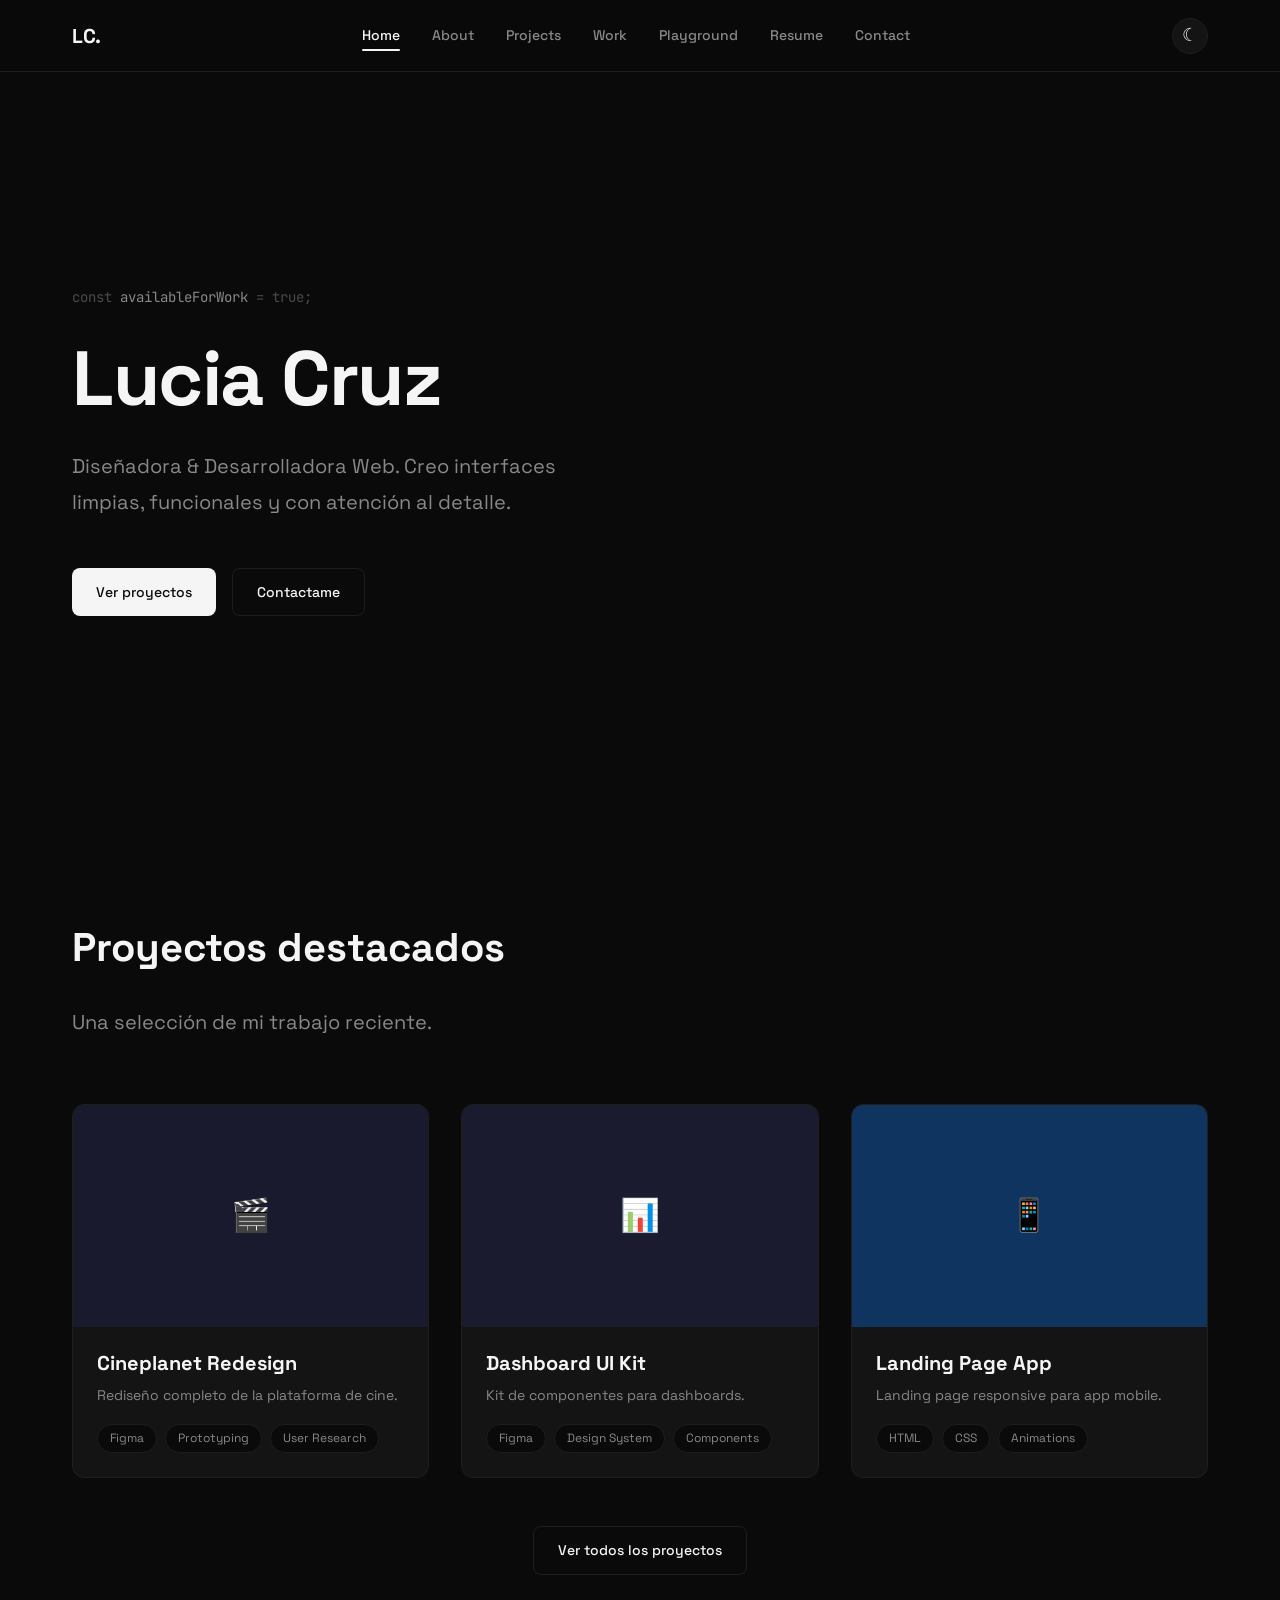
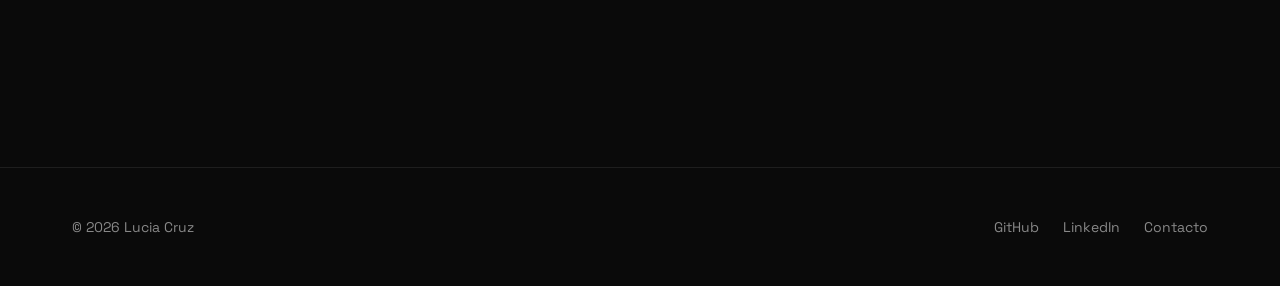
<file: index.html>
<!DOCTYPE html>
<html lang="es">
<head>
  <meta charset="UTF-8">
  <meta name="viewport" content="width=device-width, initial-scale=1.0">
  <meta name="description" content="Portfolio de Lucia Cruz — Diseñadora & Desarrolladora Web">
  <meta property="og:title" content="Lucia Cruz — Portfolio">
  <meta property="og:description" content="Diseñadora & Desarrolladora Web">
  <meta property="og:type" content="website">
  <title>Lucia Cruz — Portfolio</title>
  <script>
    (function() {
      var t = localStorage.getItem('theme');
      if (t === 'light') document.documentElement.setAttribute('data-theme', 'light');
    })();
  </script>
  <link rel="stylesheet" href="css/reset.css">
  <link rel="stylesheet" href="css/variables.css">
  <link rel="stylesheet" href="css/base.css">
  <link rel="stylesheet" href="css/layout.css">
  <link rel="stylesheet" href="css/components.css">
  <link rel="stylesheet" href="css/pages.css">
</head>
<body>

  <nav class="navbar" aria-label="Navegación principal">
    <div class="container">
      <div class="navbar-inner">
        <a href="index.html" class="nav-logo">LC.</a>
        <div class="nav-links">
          <a href="index.html" class="active">Home</a>
          <a href="about.html">About</a>
          <a href="projects.html">Projects</a>
          <a href="work.html">Work</a>
          <a href="playground.html">Playground</a>
          <a href="resume.html">Resume</a>
          <a href="contact.html">Contact</a>
        </div>
        <div class="nav-right">
          <button class="theme-toggle" aria-label="Cambiar tema">☾</button>
          <button class="hamburger" aria-label="Abrir menú" aria-expanded="false">
            <span></span>
            <span></span>
            <span></span>
          </button>
        </div>
      </div>
    </div>
  </nav>

  <div class="mobile-menu" aria-hidden="true">
    <a href="index.html">Home</a>
    <a href="about.html">About</a>
    <a href="projects.html">Projects</a>
    <a href="work.html">Work</a>
    <a href="playground.html">Playground</a>
    <a href="resume.html">Resume</a>
    <a href="contact.html">Contact</a>
    <div class="mobile-menu-bottom">
      <span>Tema:</span>
      <button class="theme-toggle" aria-label="Cambiar tema">☾</button>
    </div>
  </div>

  <section class="hero">
    <div class="container">
      <div class="hero-content">
        <span class="hero-label">availableForWork</span>
        <h1>Lucia Cruz</h1>
        <p>Diseñadora &amp; Desarrolladora Web. Creo interfaces limpias, funcionales y con atención al detalle.</p>
        <div class="hero-buttons">
          <a href="projects.html" class="btn btn-primary">Ver proyectos</a>
          <a href="contact.html" class="btn btn-outline">Contactame</a>
        </div>
      </div>
    </div>
  </section>

  <section class="page-section">
    <div class="container">
      <h2 class="section-title fade-in">Proyectos destacados</h2>
      <p class="section-subtitle fade-in">Una selección de mi trabajo reciente.</p>
      <div class="grid grid-3" id="featured-projects"></div>
      <div class="text-center" style="margin-top: var(--spacing-2xl);">
        <a href="projects.html" class="btn btn-outline fade-in">Ver todos los proyectos</a>
      </div>
    </div>
  </section>

  <footer class="footer">
    <div class="container">
      <div class="footer-inner">
        <span class="footer-text">&copy; 2026 Lucia Cruz</span>
        <div class="footer-links">
          <a href="https://github.com/viernesenvenus" target="_blank" rel="noopener">GitHub</a>
          <a href="https://linkedin.com" target="_blank" rel="noopener">LinkedIn</a>
          <a href="contact.html">Contacto</a>
        </div>
      </div>
    </div>
  </footer>

  <script src="js/main.js"></script>
  <script src="js/projects.js"></script>
</body>
</html>
</file>
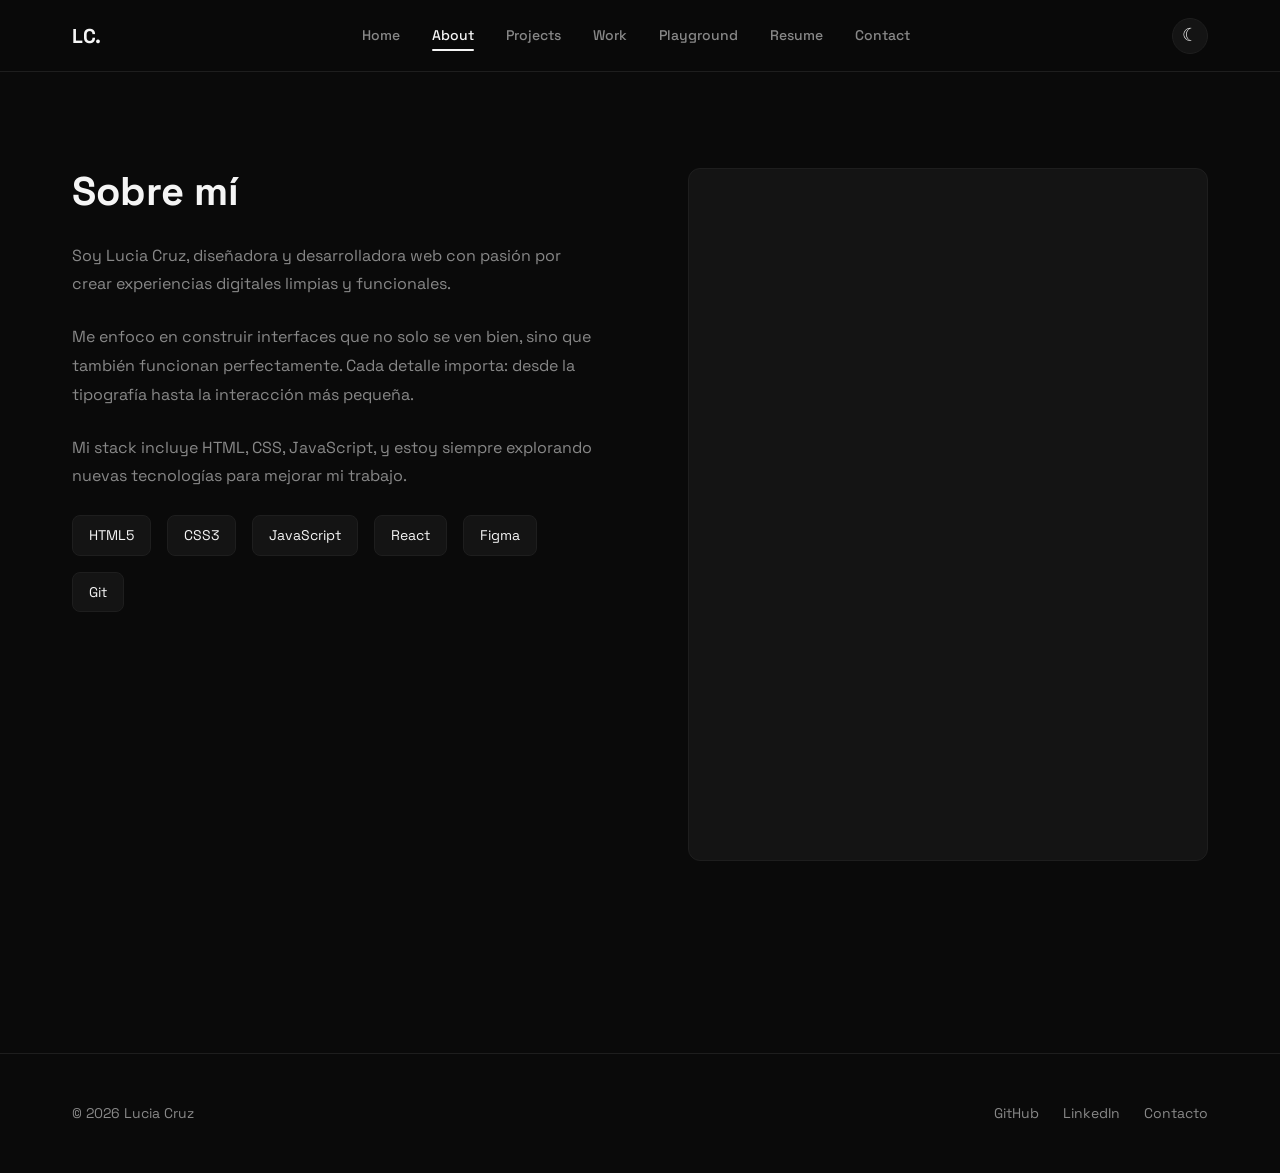
<file: about.html>
<!DOCTYPE html>
<html lang="es">
<head>
  <meta charset="UTF-8">
  <meta name="viewport" content="width=device-width, initial-scale=1.0">
  <meta name="description" content="Sobre mí — Lucia Cruz">
  <title>About — Lucia Cruz</title>
  <script>
    (function() {
      var t = localStorage.getItem('theme');
      if (t === 'light') document.documentElement.setAttribute('data-theme', 'light');
    })();
  </script>
  <link rel="stylesheet" href="css/reset.css">
  <link rel="stylesheet" href="css/variables.css">
  <link rel="stylesheet" href="css/base.css">
  <link rel="stylesheet" href="css/layout.css">
  <link rel="stylesheet" href="css/components.css">
  <link rel="stylesheet" href="css/pages.css">
</head>
<body>

  <nav class="navbar" aria-label="Navegación principal">
    <div class="container">
      <div class="navbar-inner">
        <a href="index.html" class="nav-logo">LC.</a>
        <div class="nav-links">
          <a href="index.html">Home</a>
          <a href="about.html" class="active">About</a>
          <a href="projects.html">Projects</a>
          <a href="work.html">Work</a>
          <a href="playground.html">Playground</a>
          <a href="resume.html">Resume</a>
          <a href="contact.html">Contact</a>
        </div>
        <div class="nav-right">
          <button class="theme-toggle" aria-label="Cambiar tema">☾</button>
          <button class="hamburger" aria-label="Abrir menú" aria-expanded="false">
            <span></span>
            <span></span>
            <span></span>
          </button>
        </div>
      </div>
    </div>
  </nav>

  <div class="mobile-menu" aria-hidden="true">
    <a href="index.html">Home</a>
    <a href="about.html">About</a>
    <a href="projects.html">Projects</a>
    <a href="work.html">Work</a>
    <a href="playground.html">Playground</a>
    <a href="resume.html">Resume</a>
    <a href="contact.html">Contact</a>
    <div class="mobile-menu-bottom">
      <span>Tema:</span>
      <button class="theme-toggle" aria-label="Cambiar tema">☾</button>
    </div>
  </div>

  <section class="page-section" style="padding-top: calc(var(--nav-height) + var(--spacing-4xl));">
    <div class="container">
      <div class="about-content">
        <div class="about-text fade-in">
          <h2>Sobre mí</h2>
          <br>
          <p>Soy Lucia Cruz, diseñadora y desarrolladora web con pasión por crear experiencias digitales limpias y funcionales.</p>
          <p>Me enfoco en construir interfaces que no solo se ven bien, sino que también funcionan perfectamente. Cada detalle importa: desde la tipografía hasta la interacción más pequeña.</p>
          <p>Mi stack incluye HTML, CSS, JavaScript, y estoy siempre explorando nuevas tecnologías para mejorar mi trabajo.</p>
          <div class="stack-list">
            <div class="stack-item">HTML5</div>
            <div class="stack-item">CSS3</div>
            <div class="stack-item">JavaScript</div>
            <div class="stack-item">React</div>
            <div class="stack-item">Figma</div>
            <div class="stack-item">Git</div>
          </div>
        </div>
        <div class="fade-in" style="transition-delay: 0.2s;">
          <div class="about-image" role="img" aria-label="Foto de Lucia Cruz"></div>
        </div>
      </div>
    </div>
  </section>

  <footer class="footer">
    <div class="container">
      <div class="footer-inner">
        <span class="footer-text">&copy; 2026 Lucia Cruz</span>
        <div class="footer-links">
          <a href="https://github.com/viernesenvenus" target="_blank" rel="noopener">GitHub</a>
          <a href="https://linkedin.com" target="_blank" rel="noopener">LinkedIn</a>
          <a href="contact.html">Contacto</a>
        </div>
      </div>
    </div>
  </footer>

  <script src="js/main.js"></script>
</body>
</html>
</file>
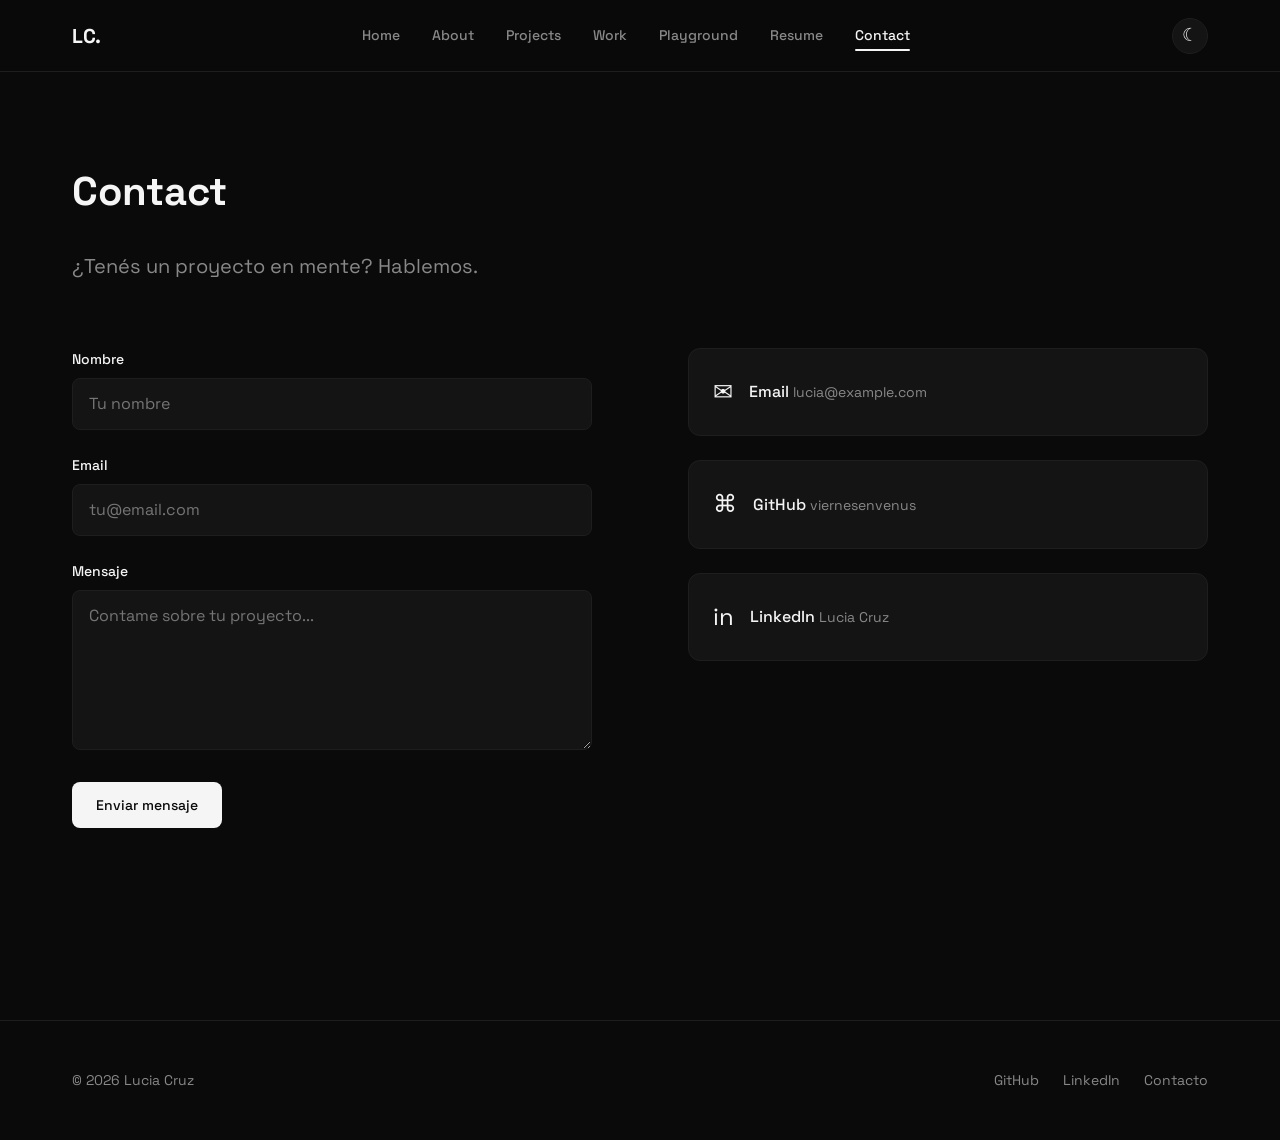
<file: contact.html>
<!DOCTYPE html>
<html lang="es">
<head>
  <meta charset="UTF-8">
  <meta name="viewport" content="width=device-width, initial-scale=1.0">
  <meta name="description" content="Contacto — Lucia Cruz">
  <title>Contact — Lucia Cruz</title>
  <script>
    (function() {
      var t = localStorage.getItem('theme');
      if (t === 'light') document.documentElement.setAttribute('data-theme', 'light');
    })();
  </script>
  <link rel="stylesheet" href="css/reset.css">
  <link rel="stylesheet" href="css/variables.css">
  <link rel="stylesheet" href="css/base.css">
  <link rel="stylesheet" href="css/layout.css">
  <link rel="stylesheet" href="css/components.css">
  <link rel="stylesheet" href="css/pages.css">
</head>
<body>

  <nav class="navbar" aria-label="Navegación principal">
    <div class="container">
      <div class="navbar-inner">
        <a href="index.html" class="nav-logo">LC.</a>
        <div class="nav-links">
          <a href="index.html">Home</a>
          <a href="about.html">About</a>
          <a href="projects.html">Projects</a>
          <a href="work.html">Work</a>
          <a href="playground.html">Playground</a>
          <a href="resume.html">Resume</a>
          <a href="contact.html" class="active">Contact</a>
        </div>
        <div class="nav-right">
          <button class="theme-toggle" aria-label="Cambiar tema">☾</button>
          <button class="hamburger" aria-label="Abrir menú" aria-expanded="false">
            <span></span>
            <span></span>
            <span></span>
          </button>
        </div>
      </div>
    </div>
  </nav>

  <div class="mobile-menu" aria-hidden="true">
    <a href="index.html">Home</a>
    <a href="about.html">About</a>
    <a href="projects.html">Projects</a>
    <a href="work.html">Work</a>
    <a href="playground.html">Playground</a>
    <a href="resume.html">Resume</a>
    <a href="contact.html">Contact</a>
    <div class="mobile-menu-bottom">
      <span>Tema:</span>
      <button class="theme-toggle" aria-label="Cambiar tema">☾</button>
    </div>
  </div>

  <section class="page-section" style="padding-top: calc(var(--nav-height) + var(--spacing-4xl));">
    <div class="container">
      <h1 class="section-title fade-in">Contact</h1>
      <p class="section-subtitle fade-in">¿Tenés un proyecto en mente? Hablemos.</p>

      <div class="contact-layout">
        <form id="contact-form" class="fade-in" novalidate>
          <div class="form-group">
            <label for="name" class="form-label">Nombre</label>
            <input type="text" id="name" name="name" class="form-input" placeholder="Tu nombre" required>
            <span class="form-error" id="name-error">Por favor ingresá tu nombre.</span>
          </div>
          <div class="form-group">
            <label for="email" class="form-label">Email</label>
            <input type="email" id="email" name="email" class="form-input" placeholder="tu@email.com" required>
            <span class="form-error" id="email-error">Por favor ingresá un email válido.</span>
          </div>
          <div class="form-group">
            <label for="message" class="form-label">Mensaje</label>
            <textarea id="message" name="message" class="form-textarea" placeholder="Contame sobre tu proyecto..." required></textarea>
            <span class="form-error" id="message-error">Por favor escribí un mensaje.</span>
          </div>
          <button type="submit" class="btn btn-primary">Enviar mensaje</button>
        </form>

        <div class="contact-links fade-in" style="transition-delay: 0.2s;">
          <a href="mailto:lucia@example.com" class="contact-link">
            <span class="contact-link-icon">✉</span>
            <div>
              <span class="contact-link-label">Email</span>
              <span class="contact-link-text">lucia@example.com</span>
            </div>
          </a>
          <a href="https://github.com/viernesenvenus" target="_blank" rel="noopener" class="contact-link">
            <span class="contact-link-icon">⌘</span>
            <div>
              <span class="contact-link-label">GitHub</span>
              <span class="contact-link-text">viernesenvenus</span>
            </div>
          </a>
          <a href="https://linkedin.com" target="_blank" rel="noopener" class="contact-link">
            <span class="contact-link-icon">in</span>
            <div>
              <span class="contact-link-label">LinkedIn</span>
              <span class="contact-link-text">Lucia Cruz</span>
            </div>
          </a>
        </div>
      </div>
    </div>
  </section>

  <footer class="footer">
    <div class="container">
      <div class="footer-inner">
        <span class="footer-text">&copy; 2026 Lucia Cruz</span>
        <div class="footer-links">
          <a href="https://github.com/viernesenvenus" target="_blank" rel="noopener">GitHub</a>
          <a href="https://linkedin.com" target="_blank" rel="noopener">LinkedIn</a>
          <a href="contact.html">Contacto</a>
        </div>
      </div>
    </div>
  </footer>

  <script src="js/main.js"></script>
  <script src="js/contact.js"></script>
</body>
</html>
</file>
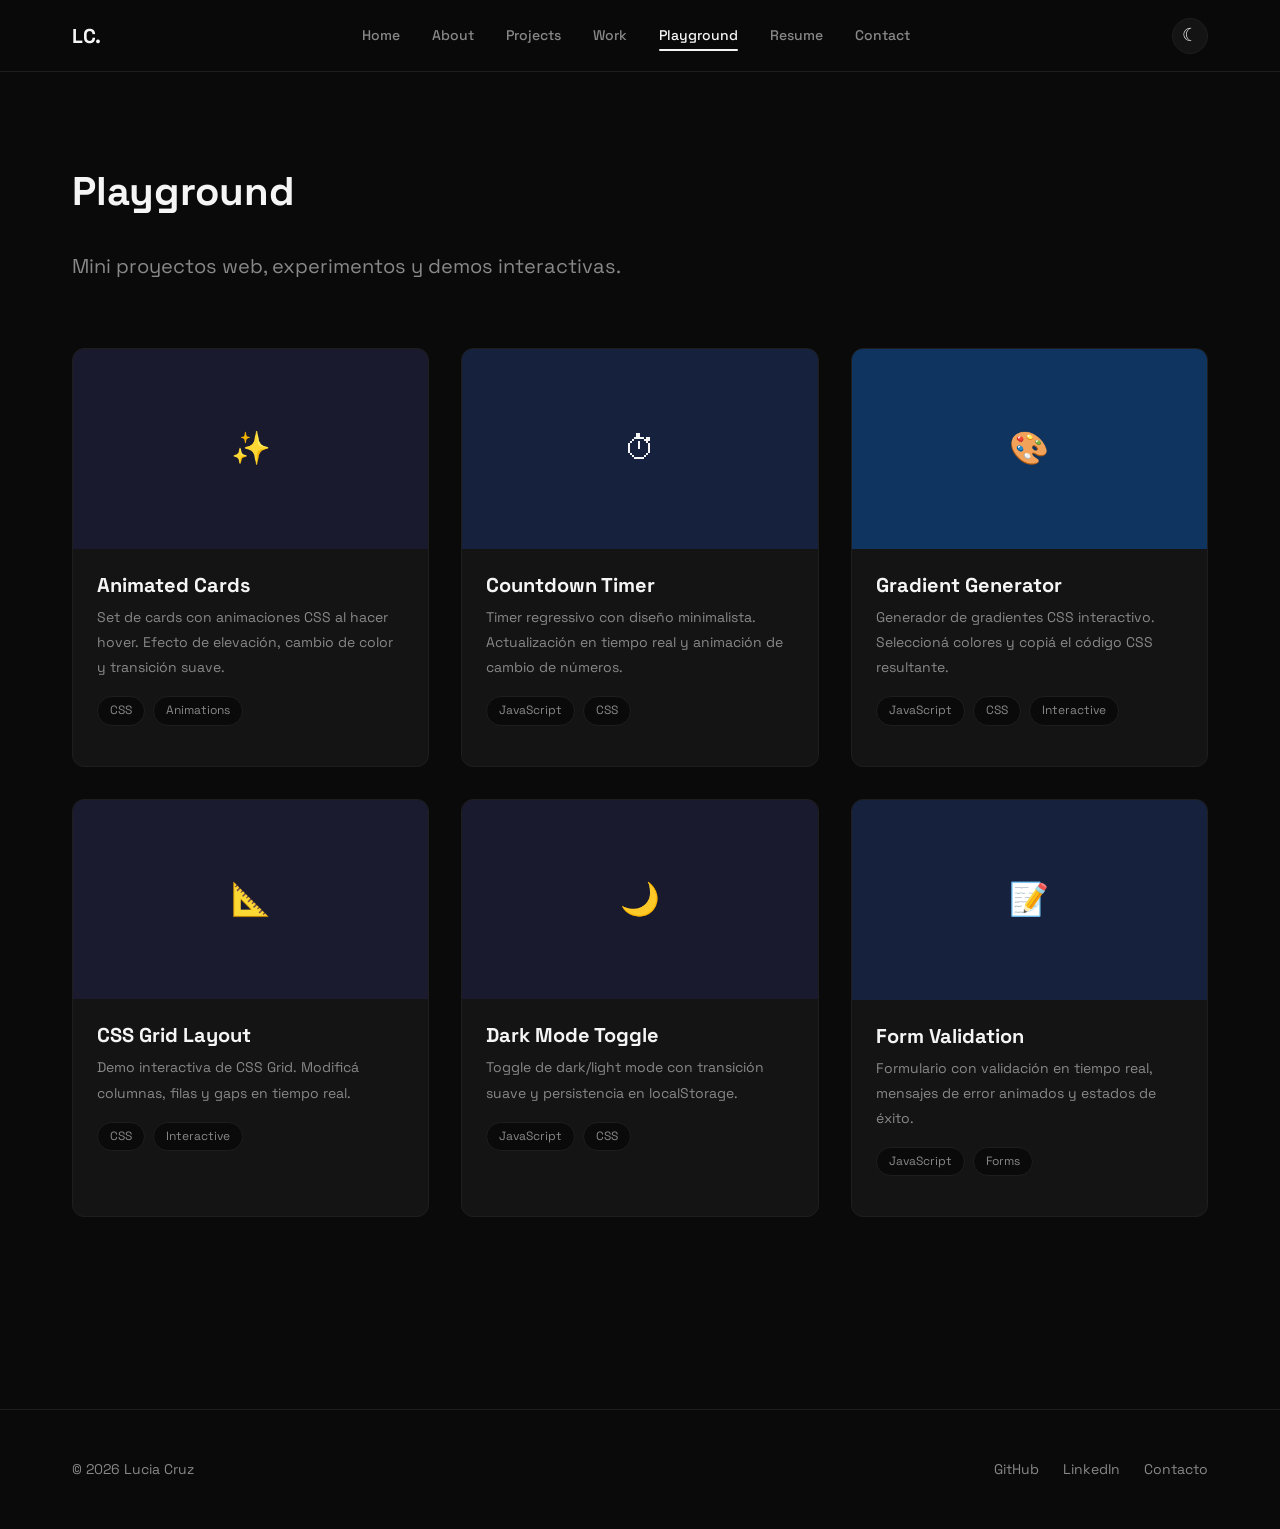
<file: playground.html>
<!DOCTYPE html>
<html lang="es">
<head>
  <meta charset="UTF-8">
  <meta name="viewport" content="width=device-width, initial-scale=1.0">
  <meta name="description" content="Playground — Mini proyectos web de Lucia Cruz">
  <title>Playground — Lucia Cruz</title>
  <script>
    (function() {
      var t = localStorage.getItem('theme');
      if (t === 'light') document.documentElement.setAttribute('data-theme', 'light');
    })();
  </script>
  <link rel="stylesheet" href="css/reset.css">
  <link rel="stylesheet" href="css/variables.css">
  <link rel="stylesheet" href="css/base.css">
  <link rel="stylesheet" href="css/layout.css">
  <link rel="stylesheet" href="css/components.css">
  <link rel="stylesheet" href="css/pages.css">
</head>
<body>

  <nav class="navbar" aria-label="Navegación principal">
    <div class="container">
      <div class="navbar-inner">
        <a href="index.html" class="nav-logo">LC.</a>
        <div class="nav-links">
          <a href="index.html">Home</a>
          <a href="about.html">About</a>
          <a href="projects.html">Projects</a>
          <a href="work.html">Work</a>
          <a href="playground.html" class="active">Playground</a>
          <a href="resume.html">Resume</a>
          <a href="contact.html">Contact</a>
        </div>
        <div class="nav-right">
          <button class="theme-toggle" aria-label="Cambiar tema">☾</button>
          <button class="hamburger" aria-label="Abrir menú" aria-expanded="false">
            <span></span>
            <span></span>
            <span></span>
          </button>
        </div>
      </div>
    </div>
  </nav>

  <div class="mobile-menu" aria-hidden="true">
    <a href="index.html">Home</a>
    <a href="about.html">About</a>
    <a href="projects.html">Projects</a>
    <a href="work.html">Work</a>
    <a href="playground.html">Playground</a>
    <a href="resume.html">Resume</a>
    <a href="contact.html">Contact</a>
    <div class="mobile-menu-bottom">
      <span>Tema:</span>
      <button class="theme-toggle" aria-label="Cambiar tema">☾</button>
    </div>
  </div>

  <section class="page-section" style="padding-top: calc(var(--nav-height) + var(--spacing-4xl));">
    <div class="container">
      <h1 class="section-title fade-in">Playground</h1>
      <p class="section-subtitle fade-in">Mini proyectos web, experimentos y demos interactivas.</p>
      <div class="grid grid-3" id="playground-grid"></div>
    </div>
  </section>

  <footer class="footer">
    <div class="container">
      <div class="footer-inner">
        <span class="footer-text">&copy; 2026 Lucia Cruz</span>
        <div class="footer-links">
          <a href="https://github.com/viernesenvenus" target="_blank" rel="noopener">GitHub</a>
          <a href="https://linkedin.com" target="_blank" rel="noopener">LinkedIn</a>
          <a href="contact.html">Contacto</a>
        </div>
      </div>
    </div>
  </footer>

  <script src="js/main.js"></script>
  <script src="js/playground.js"></script>
</body>
</html>
</file>
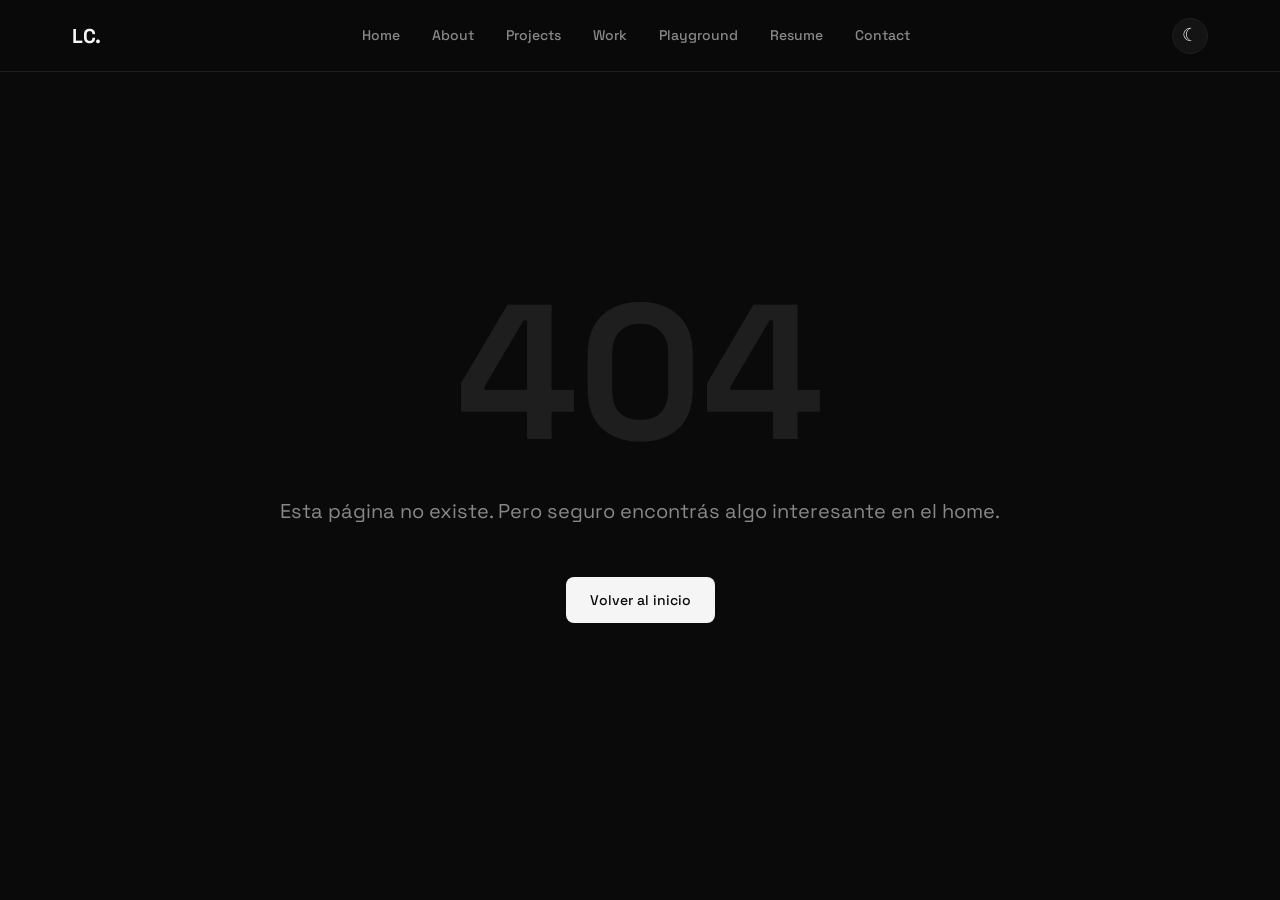
<file: project-detail.html>
<!DOCTYPE html>
<html lang="es">
<head>
  <meta charset="UTF-8">
  <meta name="viewport" content="width=device-width, initial-scale=1.0">
  <meta name="description" content="Detalle del proyecto — Lucia Cruz">
  <title>Project — Lucia Cruz</title>
  <script>
    (function() {
      var t = localStorage.getItem('theme');
      if (t === 'light') document.documentElement.setAttribute('data-theme', 'light');
    })();
  </script>
  <link rel="stylesheet" href="css/reset.css">
  <link rel="stylesheet" href="css/variables.css">
  <link rel="stylesheet" href="css/base.css">
  <link rel="stylesheet" href="css/layout.css">
  <link rel="stylesheet" href="css/components.css">
  <link rel="stylesheet" href="css/pages.css">
</head>
<body>

  <nav class="navbar" aria-label="Navegación principal">
    <div class="container">
      <div class="navbar-inner">
        <a href="index.html" class="nav-logo">LC.</a>
        <div class="nav-links">
          <a href="index.html">Home</a>
          <a href="about.html">About</a>
          <a href="projects.html" class="active">Projects</a>
          <a href="work.html">Work</a>
          <a href="playground.html">Playground</a>
          <a href="resume.html">Resume</a>
          <a href="contact.html">Contact</a>
        </div>
        <div class="nav-right">
          <button class="theme-toggle" aria-label="Cambiar tema">☾</button>
          <button class="hamburger" aria-label="Abrir menú" aria-expanded="false">
            <span></span>
            <span></span>
            <span></span>
          </button>
        </div>
      </div>
    </div>
  </nav>

  <div class="mobile-menu" aria-hidden="true">
    <a href="index.html">Home</a>
    <a href="about.html">About</a>
    <a href="projects.html">Projects</a>
    <a href="work.html">Work</a>
    <a href="playground.html">Playground</a>
    <a href="resume.html">Resume</a>
    <a href="contact.html">Contact</a>
    <div class="mobile-menu-bottom">
      <span>Tema:</span>
      <button class="theme-toggle" aria-label="Cambiar tema">☾</button>
    </div>
  </div>

  <section class="project-hero page-section">
    <div class="container">
      <a href="projects.html" class="btn btn-outline btn-sm" style="margin-bottom: var(--spacing-2xl);">← Volver a proyectos</a>
      <div id="project-detail">
        <h1 class="fade-in" id="project-title"></h1>
        <div class="project-meta fade-in" id="project-meta"></div>
        <p class="section-subtitle fade-in" id="project-description"></p>
        <div class="project-links fade-in" id="project-links"></div>
        <div class="project-gallery fade-in" id="project-gallery"></div>
      </div>
    </div>
  </section>

  <footer class="footer">
    <div class="container">
      <div class="footer-inner">
        <span class="footer-text">&copy; 2026 Lucia Cruz</span>
        <div class="footer-links">
          <a href="https://github.com/viernesenvenus" target="_blank" rel="noopener">GitHub</a>
          <a href="https://linkedin.com" target="_blank" rel="noopener">LinkedIn</a>
          <a href="contact.html">Contacto</a>
        </div>
      </div>
    </div>
  </footer>

  <script src="js/main.js"></script>
  <script src="js/projects.js"></script>
</body>
</html>
</file>
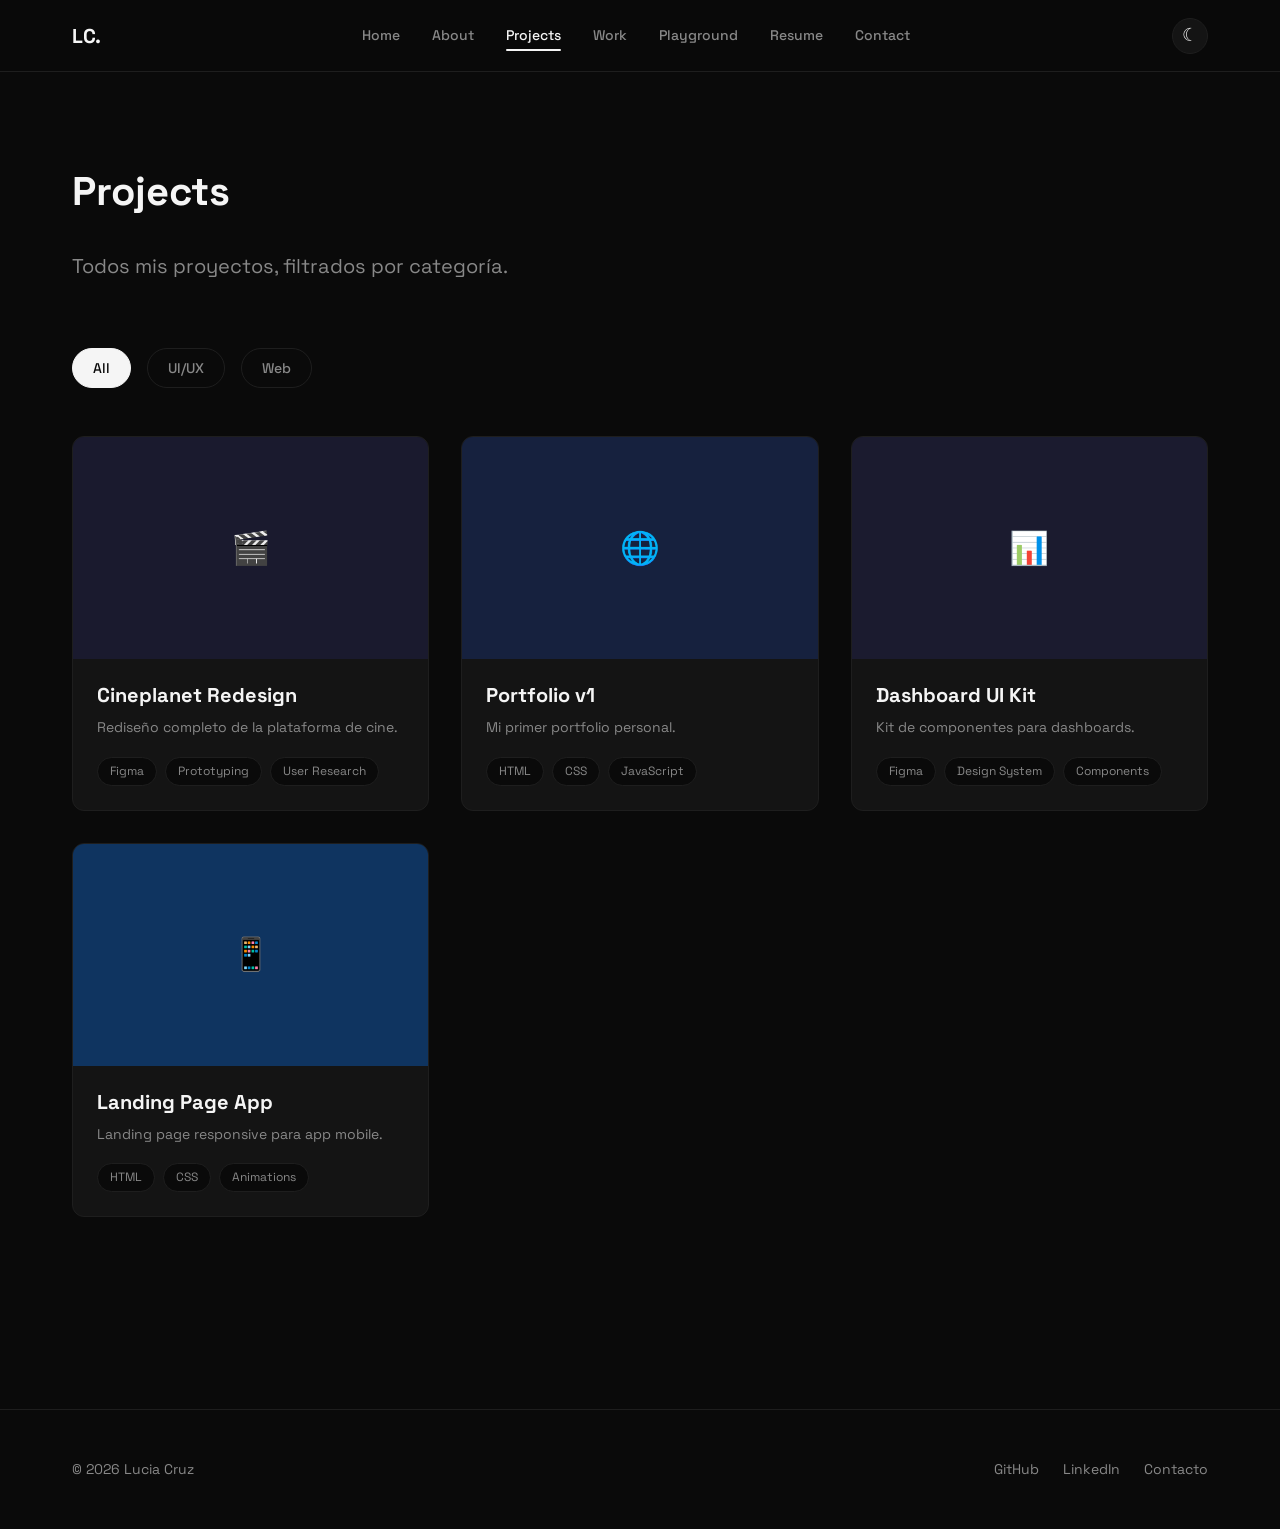
<file: projects.html>
<!DOCTYPE html>
<html lang="es">
<head>
  <meta charset="UTF-8">
  <meta name="viewport" content="width=device-width, initial-scale=1.0">
  <meta name="description" content="Proyectos — Lucia Cruz">
  <title>Projects — Lucia Cruz</title>
  <script>
    (function() {
      var t = localStorage.getItem('theme');
      if (t === 'light') document.documentElement.setAttribute('data-theme', 'light');
    })();
  </script>
  <link rel="stylesheet" href="css/reset.css">
  <link rel="stylesheet" href="css/variables.css">
  <link rel="stylesheet" href="css/base.css">
  <link rel="stylesheet" href="css/layout.css">
  <link rel="stylesheet" href="css/components.css">
  <link rel="stylesheet" href="css/pages.css">
</head>
<body>

  <nav class="navbar" aria-label="Navegación principal">
    <div class="container">
      <div class="navbar-inner">
        <a href="index.html" class="nav-logo">LC.</a>
        <div class="nav-links">
          <a href="index.html">Home</a>
          <a href="about.html">About</a>
          <a href="projects.html" class="active">Projects</a>
          <a href="work.html">Work</a>
          <a href="playground.html">Playground</a>
          <a href="resume.html">Resume</a>
          <a href="contact.html">Contact</a>
        </div>
        <div class="nav-right">
          <button class="theme-toggle" aria-label="Cambiar tema">☾</button>
          <button class="hamburger" aria-label="Abrir menú" aria-expanded="false">
            <span></span>
            <span></span>
            <span></span>
          </button>
        </div>
      </div>
    </div>
  </nav>

  <div class="mobile-menu" aria-hidden="true">
    <a href="index.html">Home</a>
    <a href="about.html">About</a>
    <a href="projects.html">Projects</a>
    <a href="work.html">Work</a>
    <a href="playground.html">Playground</a>
    <a href="resume.html">Resume</a>
    <a href="contact.html">Contact</a>
    <div class="mobile-menu-bottom">
      <span>Tema:</span>
      <button class="theme-toggle" aria-label="Cambiar tema">☾</button>
    </div>
  </div>

  <section class="page-section" style="padding-top: calc(var(--nav-height) + var(--spacing-4xl));">
    <div class="container">
      <h1 class="section-title fade-in">Projects</h1>
      <p class="section-subtitle fade-in">Todos mis proyectos, filtrados por categoría.</p>
      <div class="filter-bar fade-in" id="filter-bar"></div>
      <div class="grid grid-3" id="projects-grid"></div>
    </div>
  </section>

  <footer class="footer">
    <div class="container">
      <div class="footer-inner">
        <span class="footer-text">&copy; 2026 Lucia Cruz</span>
        <div class="footer-links">
          <a href="https://github.com/viernesenvenus" target="_blank" rel="noopener">GitHub</a>
          <a href="https://linkedin.com" target="_blank" rel="noopener">LinkedIn</a>
          <a href="contact.html">Contacto</a>
        </div>
      </div>
    </div>
  </footer>

  <script src="js/main.js"></script>
  <script src="js/projects.js"></script>
</body>
</html>
</file>
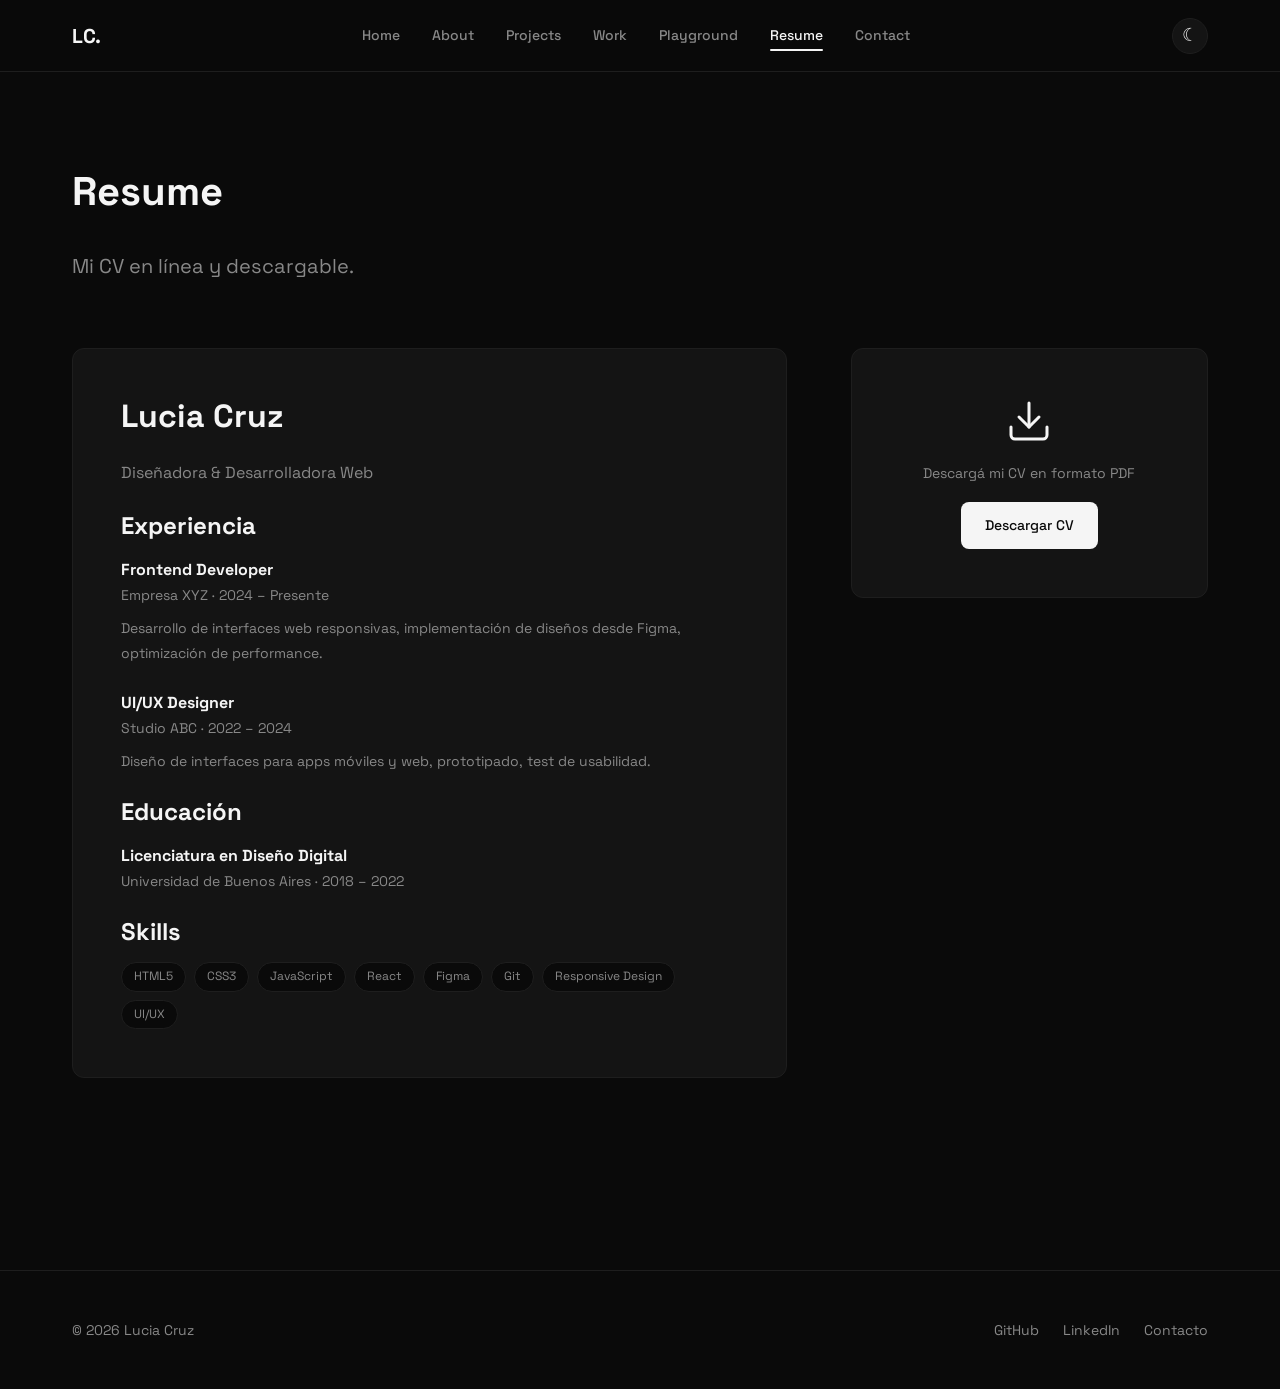
<file: resume.html>
<!DOCTYPE html>
<html lang="es">
<head>
  <meta charset="UTF-8">
  <meta name="viewport" content="width=device-width, initial-scale=1.0">
  <meta name="description" content="Resume — Lucia Cruz">
  <title>Resume — Lucia Cruz</title>
  <script>
    (function() {
      var t = localStorage.getItem('theme');
      if (t === 'light') document.documentElement.setAttribute('data-theme', 'light');
    })();
  </script>
  <link rel="stylesheet" href="css/reset.css">
  <link rel="stylesheet" href="css/variables.css">
  <link rel="stylesheet" href="css/base.css">
  <link rel="stylesheet" href="css/layout.css">
  <link rel="stylesheet" href="css/components.css">
  <link rel="stylesheet" href="css/pages.css">
</head>
<body>

  <nav class="navbar" aria-label="Navegación principal">
    <div class="container">
      <div class="navbar-inner">
        <a href="index.html" class="nav-logo">LC.</a>
        <div class="nav-links">
          <a href="index.html">Home</a>
          <a href="about.html">About</a>
          <a href="projects.html">Projects</a>
          <a href="work.html">Work</a>
          <a href="playground.html">Playground</a>
          <a href="resume.html" class="active">Resume</a>
          <a href="contact.html">Contact</a>
        </div>
        <div class="nav-right">
          <button class="theme-toggle" aria-label="Cambiar tema">☾</button>
          <button class="hamburger" aria-label="Abrir menú" aria-expanded="false">
            <span></span>
            <span></span>
            <span></span>
          </button>
        </div>
      </div>
    </div>
  </nav>

  <div class="mobile-menu" aria-hidden="true">
    <a href="index.html">Home</a>
    <a href="about.html">About</a>
    <a href="projects.html">Projects</a>
    <a href="work.html">Work</a>
    <a href="playground.html">Playground</a>
    <a href="resume.html">Resume</a>
    <a href="contact.html">Contact</a>
    <div class="mobile-menu-bottom">
      <span>Tema:</span>
      <button class="theme-toggle" aria-label="Cambiar tema">☾</button>
    </div>
  </div>

  <section class="page-section" style="padding-top: calc(var(--nav-height) + var(--spacing-4xl));">
    <div class="container">
      <h1 class="section-title fade-in">Resume</h1>
      <p class="section-subtitle fade-in">Mi CV en línea y descargable.</p>

      <div class="resume-content">
        <div class="resume-preview fade-in">
          <h3>Lucia Cruz</h3>
          <p style="margin-bottom: var(--spacing-lg);">Diseñadora &amp; Desarrolladora Web</p>

          <h4 style="margin-bottom: var(--spacing-md);">Experiencia</h4>
          <div style="margin-bottom: var(--spacing-lg);">
            <strong>Frontend Developer</strong>
            <p style="font-size: var(--fs-sm); color: var(--text-dim);">Empresa XYZ · 2024 – Presente</p>
            <p style="font-size: var(--fs-sm); color: var(--text-dim); margin-top: var(--spacing-sm);">Desarrollo de interfaces web responsivas, implementación de diseños desde Figma, optimización de performance.</p>
          </div>
          <div style="margin-bottom: var(--spacing-lg);">
            <strong>UI/UX Designer</strong>
            <p style="font-size: var(--fs-sm); color: var(--text-dim);">Studio ABC · 2022 – 2024</p>
            <p style="font-size: var(--fs-sm); color: var(--text-dim); margin-top: var(--spacing-sm);">Diseño de interfaces para apps móviles y web, prototipado, test de usabilidad.</p>
          </div>

          <h4 style="margin-bottom: var(--spacing-md);">Educación</h4>
          <div style="margin-bottom: var(--spacing-lg);">
            <strong>Licenciatura en Diseño Digital</strong>
            <p style="font-size: var(--fs-sm); color: var(--text-dim);">Universidad de Buenos Aires · 2018 – 2022</p>
          </div>

          <h4 style="margin-bottom: var(--spacing-md);">Skills</h4>
          <div class="tag-list">
            <span class="tag">HTML5</span>
            <span class="tag">CSS3</span>
            <span class="tag">JavaScript</span>
            <span class="tag">React</span>
            <span class="tag">Figma</span>
            <span class="tag">Git</span>
            <span class="tag">Responsive Design</span>
            <span class="tag">UI/UX</span>
          </div>
        </div>

        <div class="resume-sidebar fade-in" style="transition-delay: 0.2s;">
          <div class="resume-download">
            <svg width="48" height="48" viewBox="0 0 24 24" fill="none" stroke="currentColor" stroke-width="1.5" stroke-linecap="round" stroke-linejoin="round">
              <path d="M21 15v4a2 2 0 0 1-2 2H5a2 2 0 0 1-2-2v-4"/>
              <polyline points="7 10 12 15 17 10"/>
              <line x1="12" y1="15" x2="12" y2="3"/>
            </svg>
            <p>Descargá mi CV en formato PDF</p>
            <a href="assets/resume/lucia-cv.pdf" download class="btn btn-primary">Descargar CV</a>
          </div>
        </div>
      </div>
    </div>
  </section>

  <footer class="footer">
    <div class="container">
      <div class="footer-inner">
        <span class="footer-text">&copy; 2026 Lucia Cruz</span>
        <div class="footer-links">
          <a href="https://github.com/viernesenvenus" target="_blank" rel="noopener">GitHub</a>
          <a href="https://linkedin.com" target="_blank" rel="noopener">LinkedIn</a>
          <a href="contact.html">Contacto</a>
        </div>
      </div>
    </div>
  </footer>

  <script src="js/main.js"></script>
</body>
</html>
</file>
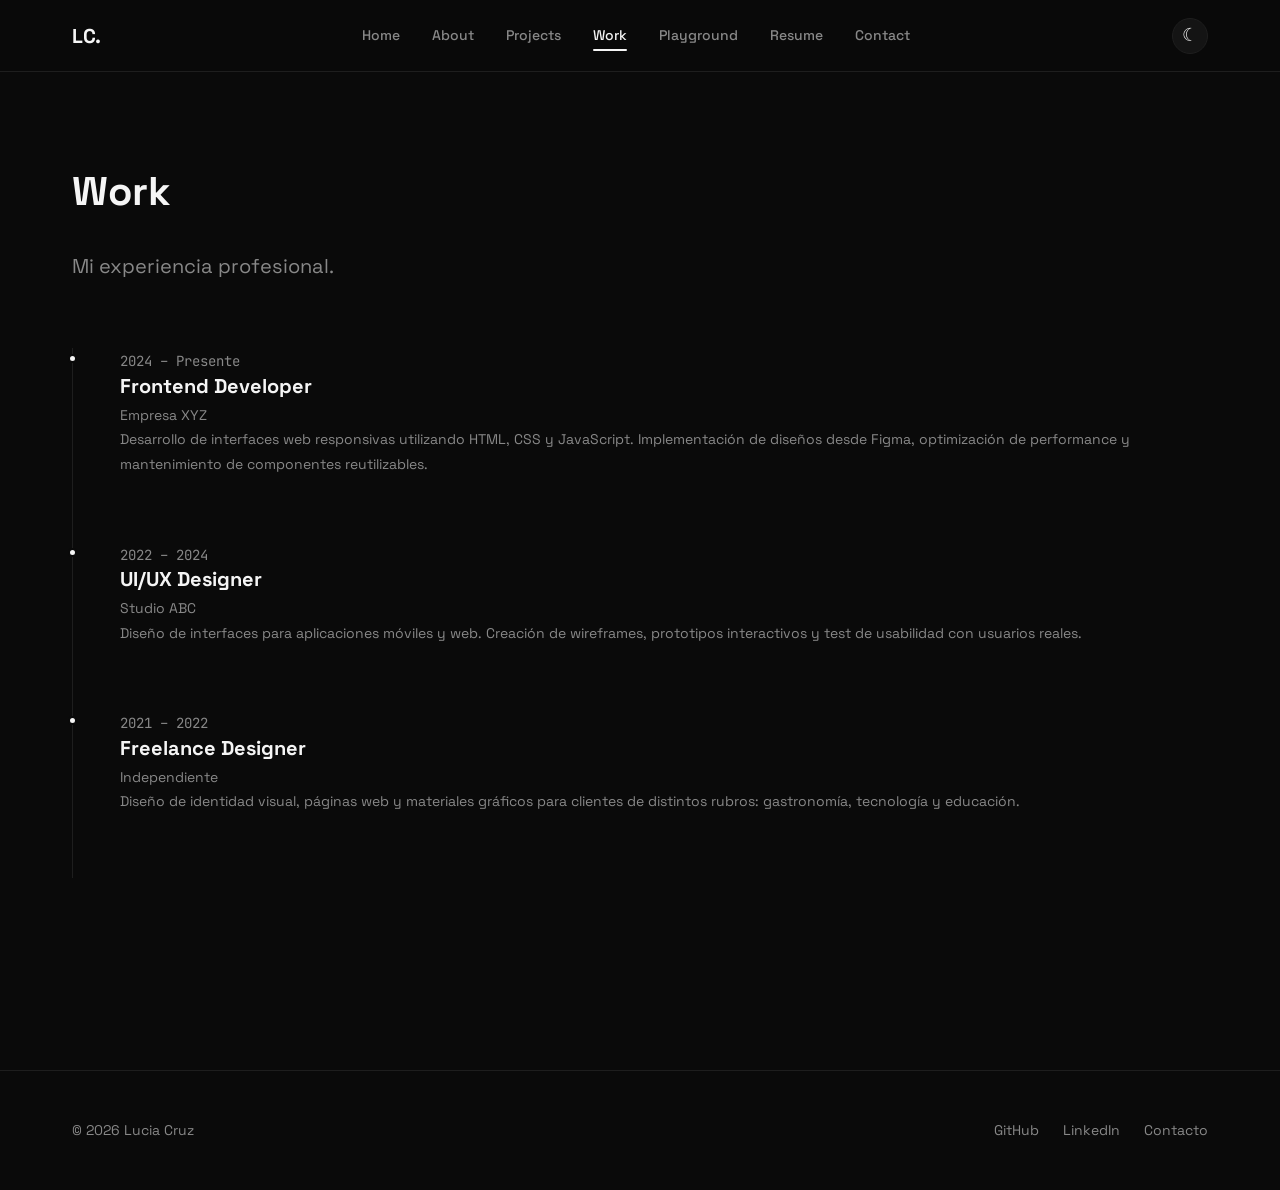
<file: work.html>
<!DOCTYPE html>
<html lang="es">
<head>
  <meta charset="UTF-8">
  <meta name="viewport" content="width=device-width, initial-scale=1.0">
  <meta name="description" content="Experiencia laboral — Lucia Cruz">
  <title>Work — Lucia Cruz</title>
  <script>
    (function() {
      var t = localStorage.getItem('theme');
      if (t === 'light') document.documentElement.setAttribute('data-theme', 'light');
    })();
  </script>
  <link rel="stylesheet" href="css/reset.css">
  <link rel="stylesheet" href="css/variables.css">
  <link rel="stylesheet" href="css/base.css">
  <link rel="stylesheet" href="css/layout.css">
  <link rel="stylesheet" href="css/components.css">
  <link rel="stylesheet" href="css/pages.css">
</head>
<body>

  <nav class="navbar" aria-label="Navegación principal">
    <div class="container">
      <div class="navbar-inner">
        <a href="index.html" class="nav-logo">LC.</a>
        <div class="nav-links">
          <a href="index.html">Home</a>
          <a href="about.html">About</a>
          <a href="projects.html">Projects</a>
          <a href="work.html" class="active">Work</a>
          <a href="playground.html">Playground</a>
          <a href="resume.html">Resume</a>
          <a href="contact.html">Contact</a>
        </div>
        <div class="nav-right">
          <button class="theme-toggle" aria-label="Cambiar tema">☾</button>
          <button class="hamburger" aria-label="Abrir menú" aria-expanded="false">
            <span></span>
            <span></span>
            <span></span>
          </button>
        </div>
      </div>
    </div>
  </nav>

  <div class="mobile-menu" aria-hidden="true">
    <a href="index.html">Home</a>
    <a href="about.html">About</a>
    <a href="projects.html">Projects</a>
    <a href="work.html">Work</a>
    <a href="playground.html">Playground</a>
    <a href="resume.html">Resume</a>
    <a href="contact.html">Contact</a>
    <div class="mobile-menu-bottom">
      <span>Tema:</span>
      <button class="theme-toggle" aria-label="Cambiar tema">☾</button>
    </div>
  </div>

  <section class="page-section" style="padding-top: calc(var(--nav-height) + var(--spacing-4xl));">
    <div class="container">
      <h1 class="section-title fade-in">Work</h1>
      <p class="section-subtitle fade-in">Mi experiencia profesional.</p>
      <div class="timeline" id="work-timeline"></div>
    </div>
  </section>

  <footer class="footer">
    <div class="container">
      <div class="footer-inner">
        <span class="footer-text">&copy; 2026 Lucia Cruz</span>
        <div class="footer-links">
          <a href="https://github.com/viernesenvenus" target="_blank" rel="noopener">GitHub</a>
          <a href="https://linkedin.com" target="_blank" rel="noopener">LinkedIn</a>
          <a href="contact.html">Contacto</a>
        </div>
      </div>
    </div>
  </footer>

  <script src="js/main.js"></script>
  <script>
    document.addEventListener('DOMContentLoaded', async () => {
      const res = await fetch('data/work.json');
      const work = await res.json();
      const timeline = document.getElementById('work-timeline');

      work.forEach(item => {
        const el = document.createElement('div');
        el.className = 'timeline-item fade-in';
        el.innerHTML = `
          <span class="timeline-date">${item.date}</span>
          <h3 class="timeline-title">${item.title}</h3>
          <span class="timeline-company">${item.company}</span>
          <p class="timeline-desc">${item.description}</p>
        `;
        timeline.appendChild(el);
      });

      initFadeIn();
    });
  </script>
</body>
</html>
</file>
<file: css/variables.css>
:root {
  --bg: #0a0a0a;
  --surface: #141414;
  --surface-hover: #1a1a1a;
  --border: #1e1e1e;
  --text: #f5f5f5;
  --text-dim: #888888;
  --accent: #e0e0e0;
  --accent-hover: #ffffff;
  --error: #ff4d4d;
  --success: #4dff91;

  --font-primary: 'Space Grotesk', sans-serif;
  --font-mono: 'JetBrains Mono', monospace;

  --fs-xs: 0.75rem;
  --fs-sm: 0.875rem;
  --fs-base: 1rem;
  --fs-md: 1.125rem;
  --fs-lg: 1.25rem;
  --fs-xl: 1.5rem;
  --fs-2xl: 2rem;
  --fs-3xl: 2.5rem;
  --fs-4xl: 3.5rem;
  --fs-hero: clamp(2.5rem, 6vw, 5rem);

  --fw-regular: 400;
  --fw-medium: 500;
  --fw-bold: 700;

  --leading-tight: 1.2;
  --leading-normal: 1.6;
  --leading-relaxed: 1.8;

  --spacing-xs: 0.25rem;
  --spacing-sm: 0.5rem;
  --spacing-md: 1rem;
  --spacing-lg: 1.5rem;
  --spacing-xl: 2rem;
  --spacing-2xl: 3rem;
  --spacing-3xl: 4rem;
  --spacing-4xl: 6rem;

  --radius-sm: 4px;
  --radius-md: 8px;
  --radius-lg: 12px;
  --radius-xl: 16px;
  --radius-full: 9999px;

  --shadow-sm: 0 1px 2px rgba(0, 0, 0, 0.3);
  --shadow-md: 0 4px 12px rgba(0, 0, 0, 0.4);
  --shadow-lg: 0 8px 24px rgba(0, 0, 0, 0.5);

  --transition-fast: 150ms ease;
  --transition-base: 250ms ease;
  --transition-slow: 400ms ease;

  --container-max: 1200px;
  --nav-height: 72px;
}

[data-theme="light"] {
  --bg: #f5f5f5;
  --surface: #ffffff;
  --surface-hover: #ebebeb;
  --border: #e0e0e0;
  --text: #0a0a0a;
  --text-dim: #555555;
  --accent: #333333;
  --accent-hover: #000000;
  --error: #cc0000;
  --success: #00994d;

  --shadow-sm: 0 1px 2px rgba(0, 0, 0, 0.08);
  --shadow-md: 0 4px 12px rgba(0, 0, 0, 0.1);
  --shadow-lg: 0 8px 24px rgba(0, 0, 0, 0.12);
}
</file>
<file: css/base.css>
@import url('https://fonts.googleapis.com/css2?family=Space+Grotesk:wght@400;500;700&family=JetBrains+Mono:wght@400;500&display=swap');

body {
  font-family: var(--font-primary);
  font-size: var(--fs-base);
  font-weight: var(--fw-regular);
  line-height: var(--leading-normal);
  color: var(--text);
  background-color: var(--bg);
}

h1, h2, h3, h4, h5, h6 {
  font-weight: var(--fw-bold);
  line-height: var(--leading-tight);
  color: var(--text);
}

h1 { font-size: var(--fs-4xl); }
h2 { font-size: var(--fs-3xl); }
h3 { font-size: var(--fs-2xl); }
h4 { font-size: var(--fs-xl); }
h5 { font-size: var(--fs-lg); }
h6 { font-size: var(--fs-md); }

p {
  color: var(--text-dim);
  line-height: var(--leading-relaxed);
}

strong {
  font-weight: var(--fw-bold);
  color: var(--text);
}

code, pre {
  font-family: var(--font-mono);
}

a {
  transition: color var(--transition-fast);
}

a:hover {
  color: var(--accent);
}

::selection {
  background: var(--accent);
  color: var(--bg);
}

.page-section {
  padding: var(--spacing-4xl) 0;
}

.section-title {
  font-size: var(--fs-3xl);
  margin-bottom: var(--spacing-xl);
}

.section-subtitle {
  font-size: var(--fs-lg);
  color: var(--text-dim);
  margin-bottom: var(--spacing-3xl);
}

.fade-in {
  opacity: 0;
  transform: translateY(20px);
  transition: opacity 0.6s ease, transform 0.6s ease;
}

.fade-in.visible {
  opacity: 1;
  transform: translateY(0);
}
</file>
<file: css/layout.css>
.container {
  width: 100%;
  max-width: var(--container-max);
  margin: 0 auto;
  padding: 0 var(--spacing-xl);
}

.grid {
  display: grid;
  gap: var(--spacing-xl);
}

.grid-2 { grid-template-columns: repeat(2, 1fr); }
.grid-3 { grid-template-columns: repeat(3, 1fr); }
.grid-4 { grid-template-columns: repeat(4, 1fr); }

@media (max-width: 1024px) {
  .grid-4 { grid-template-columns: repeat(2, 1fr); }
  .grid-3 { grid-template-columns: repeat(2, 1fr); }
}

@media (max-width: 768px) {
  .container {
    padding: 0 var(--spacing-md);
  }

  .grid-2,
  .grid-3,
  .grid-4 {
    grid-template-columns: 1fr;
  }

  .page-section {
    padding: var(--spacing-3xl) 0;
  }

  h1 { font-size: var(--fs-3xl); }
  h2 { font-size: var(--fs-2xl); }
  h3 { font-size: var(--fs-xl); }
}

.flex {
  display: flex;
  align-items: center;
}

.flex-between {
  display: flex;
  align-items: center;
  justify-content: space-between;
}

.flex-center {
  display: flex;
  align-items: center;
  justify-content: center;
}

.flex-col {
  flex-direction: column;
}

.gap-sm { gap: var(--spacing-sm); }
.gap-md { gap: var(--spacing-md); }
.gap-lg { gap: var(--spacing-lg); }
.gap-xl { gap: var(--spacing-xl); }

.text-center { text-align: center; }

.visually-hidden {
  position: absolute;
  width: 1px;
  height: 1px;
  padding: 0;
  margin: -1px;
  overflow: hidden;
  clip: rect(0, 0, 0, 0);
  white-space: nowrap;
  border: 0;
}
</file>
<file: css/components.css>
.btn {
  display: inline-flex;
  align-items: center;
  justify-content: center;
  gap: var(--spacing-sm);
  padding: 0.75rem 1.5rem;
  font-size: var(--fs-sm);
  font-weight: var(--fw-medium);
  border-radius: var(--radius-md);
  transition: all var(--transition-base);
  white-space: nowrap;
}

.btn-primary {
  background: var(--text);
  color: var(--bg);
}

.btn-primary:hover {
  background: var(--accent-hover);
  transform: translateY(-1px);
  box-shadow: var(--shadow-md);
}

.btn-outline {
  border: 1px solid var(--border);
  color: var(--text);
  background: transparent;
}

.btn-outline:hover {
  border-color: var(--text);
  background: var(--surface);
}

.btn-sm {
  padding: 0.5rem 1rem;
  font-size: var(--fs-xs);
}

.card {
  background: var(--surface);
  border: 1px solid var(--border);
  border-radius: var(--radius-lg);
  overflow: hidden;
  transition: all var(--transition-base);
}

.card:hover {
  border-color: var(--text-dim);
  transform: translateY(-4px);
  box-shadow: var(--shadow-lg);
}

.card-image {
  width: 100%;
  aspect-ratio: 16 / 10;
  object-fit: cover;
  background: var(--border);
}

.card-body {
  padding: var(--spacing-lg);
}

.card-title {
  font-size: var(--fs-lg);
  font-weight: var(--fw-bold);
  margin-bottom: var(--spacing-sm);
}

.card-desc {
  font-size: var(--fs-sm);
  color: var(--text-dim);
  margin-bottom: var(--spacing-md);
}

.tag-list {
  display: flex;
  flex-wrap: wrap;
  gap: var(--spacing-sm);
}

.tag {
  display: inline-block;
  padding: 0.25rem 0.75rem;
  font-size: var(--fs-xs);
  color: var(--text-dim);
  background: var(--bg);
  border: 1px solid var(--border);
  border-radius: var(--radius-full);
}

.theme-toggle {
  display: flex;
  align-items: center;
  justify-content: center;
  width: 36px;
  height: 36px;
  border-radius: var(--radius-full);
  border: 1px solid var(--border);
  background: var(--surface);
  color: var(--text);
  font-size: 1.1rem;
  transition: all var(--transition-base);
  cursor: pointer;
  flex-shrink: 0;
}

.theme-toggle:hover {
  border-color: var(--text-dim);
  background: var(--surface-hover);
}

.navbar {
  position: fixed;
  top: 0;
  left: 0;
  right: 0;
  height: var(--nav-height);
  background: rgba(10, 10, 10, 0.85);
  backdrop-filter: blur(12px);
  -webkit-backdrop-filter: blur(12px);
  border-bottom: 1px solid var(--border);
  z-index: 100;
}

[data-theme="light"] .navbar {
  background: rgba(245, 245, 245, 0.85);
}

[data-theme="light"] .mobile-menu {
  background: var(--bg);
}

.navbar .container {
  height: 100%;
}

.navbar-inner {
  height: 100%;
  display: flex;
  align-items: center;
  justify-content: space-between;
}

.nav-logo {
  font-size: var(--fs-lg);
  font-weight: var(--fw-bold);
  letter-spacing: -0.5px;
}

.nav-links {
  display: flex;
  align-items: center;
  gap: var(--spacing-xl);
}

.nav-links a {
  font-size: var(--fs-sm);
  font-weight: var(--fw-medium);
  color: var(--text-dim);
  transition: color var(--transition-fast);
  position: relative;
}

.nav-links a:hover,
.nav-links a.active {
  color: var(--text);
}

.nav-links a.active::after {
  content: '';
  position: absolute;
  bottom: -4px;
  left: 0;
  right: 0;
  height: 2px;
  background: var(--text);
  border-radius: var(--radius-full);
}

.hamburger {
  display: none;
  flex-direction: column;
  gap: 5px;
  width: 24px;
  padding: 4px 0;
}

.hamburger span {
  display: block;
  width: 100%;
  height: 2px;
  background: var(--text);
  border-radius: var(--radius-full);
  transition: all var(--transition-base);
}

.hamburger.active span:nth-child(1) {
  transform: rotate(45deg) translate(5px, 5px);
}

.hamburger.active span:nth-child(2) {
  opacity: 0;
}

.hamburger.active span:nth-child(3) {
  transform: rotate(-45deg) translate(5px, -5px);
}

.mobile-menu {
  display: none;
  position: fixed;
  top: var(--nav-height);
  left: 0;
  right: 0;
  bottom: 0;
  background: var(--bg);
  padding: var(--spacing-2xl);
  z-index: 99;
}

.mobile-menu.open {
  display: flex;
  flex-direction: column;
  gap: var(--spacing-lg);
}

.mobile-menu a {
  font-size: var(--fs-xl);
  font-weight: var(--fw-bold);
  color: var(--text-dim);
  transition: color var(--transition-fast);
}

.mobile-menu a:hover {
  color: var(--text);
}

.mobile-menu-bottom {
  margin-top: auto;
  display: flex;
  align-items: center;
  gap: var(--spacing-md);
}

.mobile-menu-bottom span {
  font-size: var(--fs-sm);
  color: var(--text-dim);
}

@media (max-width: 768px) {
  .nav-links {
    display: none;
  }

  .nav-right {
    display: flex;
    align-items: center;
    gap: var(--spacing-md);
  }

  .hamburger {
    display: flex;
  }
}

.footer {
  border-top: 1px solid var(--border);
  padding: var(--spacing-2xl) 0;
  margin-top: var(--spacing-4xl);
}

.footer-inner {
  display: flex;
  align-items: center;
  justify-content: space-between;
}

.footer-text {
  font-size: var(--fs-sm);
  color: var(--text-dim);
}

.footer-links {
  display: flex;
  gap: var(--spacing-lg);
}

.footer-links a {
  font-size: var(--fs-sm);
  color: var(--text-dim);
  transition: color var(--transition-fast);
}

.footer-links a:hover {
  color: var(--text);
}

@media (max-width: 768px) {
  .footer-inner {
    flex-direction: column;
    gap: var(--spacing-md);
    text-align: center;
  }
}
</file>
<file: css/pages.css>
.hero {
  min-height: calc(100vh - var(--nav-height));
  display: flex;
  align-items: center;
  padding-top: var(--nav-height);
}

.hero-content {
  max-width: 700px;
}

.hero-label {
  display: inline-block;
  font-size: var(--fs-sm);
  font-family: var(--font-mono);
  color: var(--text-dim);
  margin-bottom: var(--spacing-lg);
}

.hero-label::before {
  content: 'const ';
  color: var(--text-dim);
  opacity: 0.5;
}

.hero-label::after {
  content: ' = true;';
  color: var(--text-dim);
  opacity: 0.5;
}

.hero h1 {
  font-size: var(--fs-hero);
  font-weight: var(--fw-bold);
  line-height: var(--leading-tight);
  margin-bottom: var(--spacing-lg);
  letter-spacing: -1.5px;
}

.hero p {
  font-size: var(--fs-lg);
  color: var(--text-dim);
  margin-bottom: var(--spacing-2xl);
  max-width: 500px;
}

.hero-buttons {
  display: flex;
  gap: var(--spacing-md);
}

/* About */
.about-content {
  display: grid;
  grid-template-columns: 1fr 1fr;
  gap: var(--spacing-4xl);
  align-items: start;
}

.about-image {
  width: 100%;
  aspect-ratio: 3 / 4;
  object-fit: cover;
  border-radius: var(--radius-lg);
  border: 1px solid var(--border);
  background: var(--surface);
}

.about-text p {
  margin-bottom: var(--spacing-lg);
}

.stack-list {
  display: flex;
  flex-wrap: wrap;
  gap: var(--spacing-md);
  margin-top: var(--spacing-lg);
}

.stack-item {
  display: flex;
  align-items: center;
  gap: var(--spacing-sm);
  padding: var(--spacing-sm) var(--spacing-md);
  background: var(--surface);
  border: 1px solid var(--border);
  border-radius: var(--radius-md);
  font-size: var(--fs-sm);
}

.stack-item img {
  width: 20px;
  height: 20px;
}

/* Projects */
.filter-bar {
  display: flex;
  gap: var(--spacing-md);
  margin-bottom: var(--spacing-2xl);
  flex-wrap: wrap;
}

.filter-btn {
  padding: 0.5rem 1.25rem;
  font-size: var(--fs-sm);
  font-weight: var(--fw-medium);
  color: var(--text-dim);
  border: 1px solid var(--border);
  border-radius: var(--radius-full);
  transition: all var(--transition-base);
}

.filter-btn:hover {
  border-color: var(--text-dim);
  color: var(--text);
}

.filter-btn.active {
  background: var(--text);
  color: var(--bg);
  border-color: var(--text);
}

/* Project Detail */
.project-hero {
  padding-top: calc(var(--nav-height) + var(--spacing-3xl));
}

.project-meta {
  display: flex;
  gap: var(--spacing-lg);
  margin: var(--spacing-lg) 0;
  flex-wrap: wrap;
}

.project-meta-item {
  display: flex;
  align-items: center;
  gap: var(--spacing-sm);
  font-size: var(--fs-sm);
  color: var(--text-dim);
}

.project-meta-item strong {
  color: var(--text);
}

.project-gallery {
  display: grid;
  gap: var(--spacing-md);
  margin: var(--spacing-3xl) 0;
}

.project-gallery img {
  width: 100%;
  border-radius: var(--radius-lg);
  border: 1px solid var(--border);
}

.project-links {
  display: flex;
  gap: var(--spacing-md);
  margin-top: var(--spacing-2xl);
}

/* Work Timeline */
.timeline {
  position: relative;
  padding-left: var(--spacing-2xl);
}

.timeline::before {
  content: '';
  position: absolute;
  left: 0;
  top: 0;
  bottom: 0;
  width: 1px;
  background: var(--border);
}

.timeline-item {
  position: relative;
  padding-bottom: var(--spacing-3xl);
}

.timeline-item::before {
  content: '';
  position: absolute;
  left: calc(-1 * var(--spacing-2xl) - 4px);
  top: 6px;
  width: 9px;
  height: 9px;
  border-radius: 50%;
  background: var(--text);
  border: 2px solid var(--bg);
}

.timeline-date {
  font-size: var(--fs-sm);
  font-family: var(--font-mono);
  color: var(--text-dim);
  margin-bottom: var(--spacing-sm);
}

.timeline-title {
  font-size: var(--fs-lg);
  font-weight: var(--fw-bold);
  margin-bottom: var(--spacing-xs);
}

.timeline-company {
  font-size: var(--fs-sm);
  color: var(--text-dim);
  margin-bottom: var(--spacing-md);
}

.timeline-desc {
  font-size: var(--fs-sm);
  color: var(--text-dim);
  line-height: var(--leading-relaxed);
}

/* Playground */
.playground-card .card-image {
  aspect-ratio: 16 / 9;
}

.playground-card .card-links {
  display: flex;
  gap: var(--spacing-sm);
  margin-top: var(--spacing-md);
}

/* Resume */
.resume-content {
  display: grid;
  grid-template-columns: 2fr 1fr;
  gap: var(--spacing-3xl);
  align-items: start;
}

.resume-preview {
  background: var(--surface);
  border: 1px solid var(--border);
  border-radius: var(--radius-lg);
  padding: var(--spacing-2xl);
}

.resume-preview h3 {
  margin-bottom: var(--spacing-lg);
}

.resume-sidebar {
  display: flex;
  flex-direction: column;
  gap: var(--spacing-lg);
}

.resume-download {
  display: flex;
  flex-direction: column;
  align-items: center;
  gap: var(--spacing-md);
  padding: var(--spacing-2xl);
  background: var(--surface);
  border: 1px solid var(--border);
  border-radius: var(--radius-lg);
  text-align: center;
}

.resume-download p {
  font-size: var(--fs-sm);
  color: var(--text-dim);
}

/* Contact */
.contact-layout {
  display: grid;
  grid-template-columns: 1fr 1fr;
  gap: var(--spacing-4xl);
}

.form-group {
  margin-bottom: var(--spacing-lg);
}

.form-label {
  display: block;
  font-size: var(--fs-sm);
  font-weight: var(--fw-medium);
  margin-bottom: var(--spacing-sm);
  color: var(--text);
}

.form-input,
.form-textarea {
  width: 100%;
  padding: 0.75rem 1rem;
  font-size: var(--fs-base);
  background: var(--surface);
  border: 1px solid var(--border);
  border-radius: var(--radius-md);
  color: var(--text);
  transition: border-color var(--transition-fast);
}

.form-input:focus,
.form-textarea:focus {
  outline: none;
  border-color: var(--text-dim);
}

.form-input.error,
.form-textarea.error {
  border-color: var(--error);
}

.form-error {
  font-size: var(--fs-xs);
  color: var(--error);
  margin-top: var(--spacing-xs);
  display: none;
}

.form-error.visible {
  display: block;
}

.form-textarea {
  min-height: 160px;
  resize: vertical;
}

.contact-links {
  display: flex;
  flex-direction: column;
  gap: var(--spacing-lg);
}

.contact-link {
  display: flex;
  align-items: center;
  gap: var(--spacing-md);
  padding: var(--spacing-lg);
  background: var(--surface);
  border: 1px solid var(--border);
  border-radius: var(--radius-lg);
  transition: all var(--transition-base);
}

.contact-link:hover {
  border-color: var(--text-dim);
  transform: translateX(4px);
}

.contact-link-icon {
  font-size: var(--fs-xl);
}

.contact-link-text {
  font-size: var(--fs-sm);
  color: var(--text-dim);
}

.contact-link-label {
  font-weight: var(--fw-medium);
  color: var(--text);
}

/* 404 */
.page-404 {
  min-height: calc(100vh - var(--nav-height));
  display: flex;
  align-items: center;
  justify-content: center;
  text-align: center;
  padding-top: var(--nav-height);
}

.page-404 h1 {
  font-size: clamp(6rem, 15vw, 12rem);
  font-weight: var(--fw-bold);
  line-height: 1;
  color: var(--border);
  margin-bottom: var(--spacing-lg);
}

.page-404 p {
  font-size: var(--fs-lg);
  color: var(--text-dim);
  margin-bottom: var(--spacing-2xl);
}

@media (max-width: 768px) {
  .about-content {
    grid-template-columns: 1fr;
  }

  .resume-content {
    grid-template-columns: 1fr;
  }

  .contact-layout {
    grid-template-columns: 1fr;
  }

  .hero-buttons {
    flex-direction: column;
  }

  .hero-buttons .btn {
    text-align: center;
  }
}
</file>
